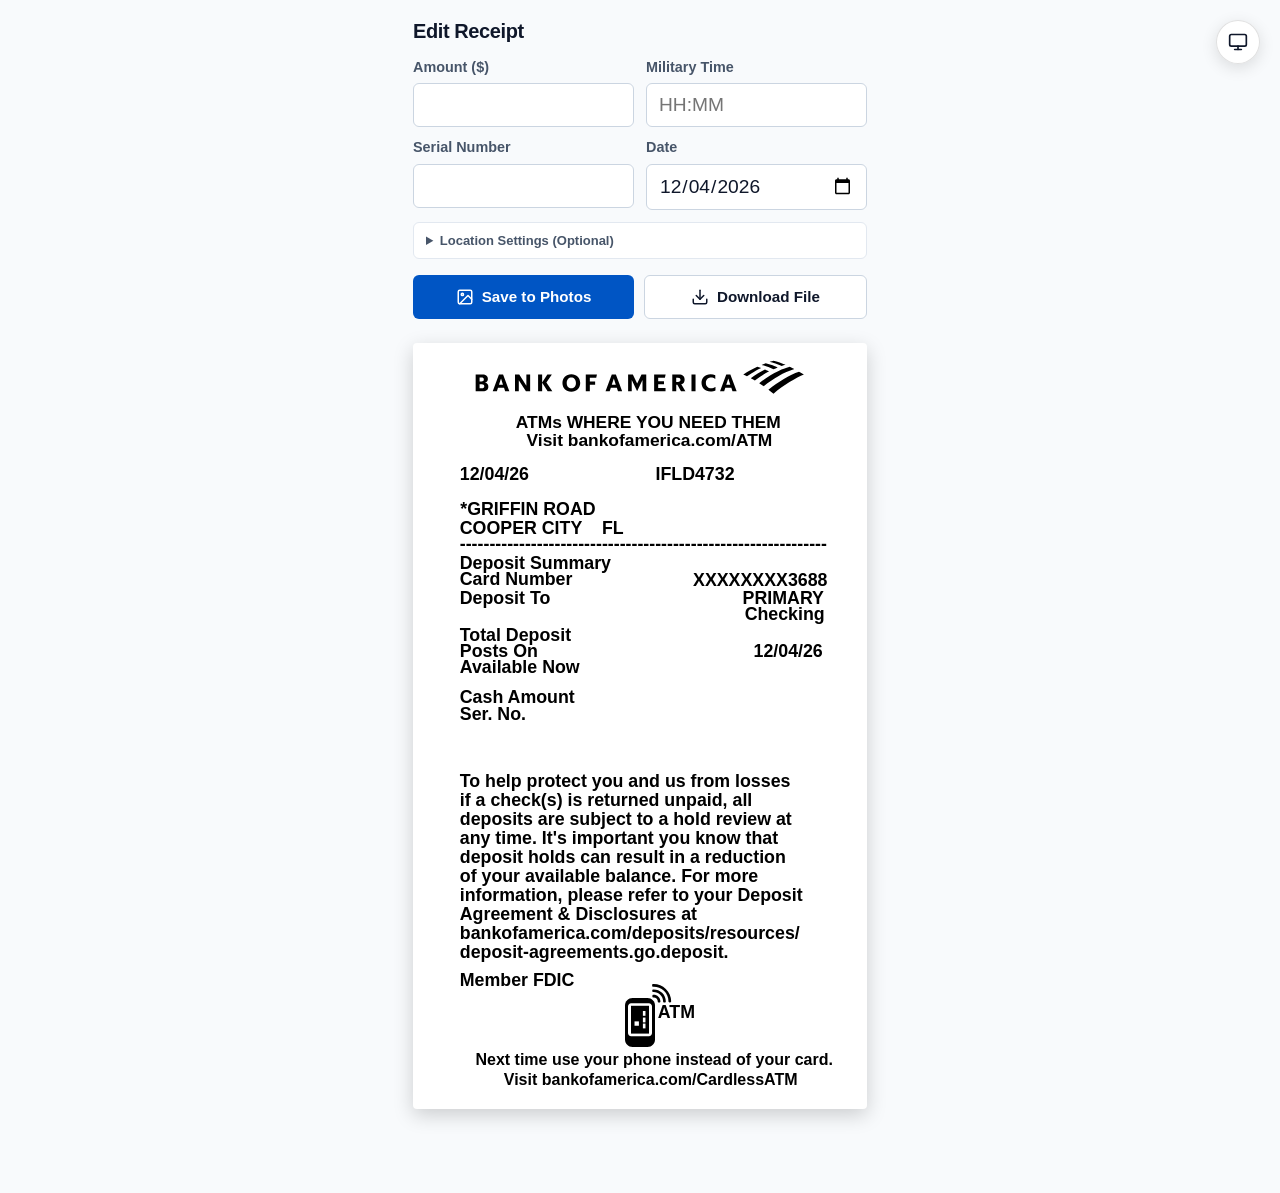
<file: boa-old.html>
<!DOCTYPE html>
<html lang="en">

<head>
    <meta charset="UTF-8">
    <meta name="viewport" content="width=device-width, initial-scale=1.0">
    <title>Receipt Generator</title>
    <meta name="apple-mobile-web-app-capable" content="yes">
    <meta name="apple-mobile-web-app-status-bar-style" content="black-translucent">
    <link rel="manifest" href="manifest.json">
    <link rel="apple-touch-icon" href="img/icon-192.png">
    <!-- Centralized Theme Manager & Floating Drop-up Switcher -->
    <script src="js/theme.js"></script>
    <style>
        * {
            box-sizing: border-box;
        }

        :root {
            --bg-body: #f8fafc;
            --text-primary: #0f172a;
            --text-secondary: #475569;
            --card-bg: #ffffff;
            --input-bg: #ffffff;
            --input-border: #cbd5e1;
            --input-text: #0f172a;
            --accordion-border: #e2e8f0;
            --accordion-content-bg: #f8fafc;
            --accordion-content-border: #f1f5f9;
            --btn-primary: #0055c4;
            --btn-primary-hover: #003a8c;
            --btn-primary-active: #002d6e;
            --floating-bg: rgba(255, 255, 255, 0.88);
            --floating-border: rgba(148, 163, 184, 0.28);
            --floating-shadow: 0 8px 24px rgba(0, 0, 0, 0.08), 0 2px 6px rgba(0, 0, 0, 0.04);
            --pill-active-bg: #0f172a;
            --pill-active-text: #ffffff;
            --pill-inactive-text: #64748b;
            color-scheme: light;
        }

        [data-theme="dark"] {
            --bg-body: #090d16;
            --text-primary: #f8fafc;
            --text-secondary: #94a3b8;
            --card-bg: #131a29;
            --input-bg: #182236;
            --input-border: #2b3952;
            --input-text: #f8fafc;
            --accordion-border: #243048;
            --accordion-content-bg: #101623;
            --accordion-content-border: #1d283d;
            --btn-primary: #2563eb;
            --btn-primary-hover: #1d4ed8;
            --btn-primary-active: #1e40af;
            --floating-bg: rgba(19, 26, 41, 0.88);
            --floating-border: rgba(255, 255, 255, 0.12);
            --floating-shadow: 0 12px 36px rgba(0, 0, 0, 0.55), 0 2px 8px rgba(0, 0, 0, 0.3);
            --pill-active-bg: #38bdf8;
            --pill-active-text: #090d16;
            --pill-inactive-text: #94a3b8;
            color-scheme: dark;
        }

        body {
            display: flex;
            flex-direction: column;
            align-items: center;
            font-family: -apple-system, BlinkMacSystemFont, "Segoe UI", Roboto, Helvetica, Arial, sans-serif;
            padding: 20px 16px 84px;
            background-color: var(--bg-body);
            color: var(--text-primary);
            margin: 0;
            min-height: 100vh;
            transition: background-color 0.2s ease, color 0.2s ease;
        }

        .controls {
            width: 100%;
            max-width: 454px;
            display: flex;
            flex-direction: column;
            gap: 12px;
            margin-bottom: 24px;
        }

        .controls h2 {
            margin: 0 0 4px 0;
            font-size: 20px;
            font-weight: 700;
            color: var(--text-primary);
            letter-spacing: -0.02em;
        }

        .row {
            display: flex;
            gap: 12px;
            width: 100%;
        }

        .field {
            flex: 1;
            display: flex;
            flex-direction: column;
            gap: 4px;
            min-width: 0;
        }

        label {
            font-weight: 600;
            font-size: .9rem;
            color: var(--text-secondary);
            margin-bottom: .275rem;
        }

        input {
            width: 100%;
            padding: 10px 12px;
            border: 1px solid var(--input-border);
            border-radius: 6px;
            font-size: 1.2rem;
            font-family: inherit;
            background: var(--input-bg);
            color: var(--input-text);
            -webkit-appearance: none;
            appearance: none;
            transition: background-color 0.2s ease, border-color 0.2s ease, color 0.2s ease;
        }

        input:focus {
            outline: none;
            border-color: #0055c4;
            box-shadow: 0 0 0 3px rgba(0, 85, 196, 0.15);
        }

        details {
            border: 1px solid var(--accordion-border);
            border-radius: 6px;
            background: var(--card-bg);
            overflow: hidden;
            transition: background-color 0.2s ease, border-color 0.2s ease;
        }

        summary {
            padding: 10px 12px;
            font-weight: 600;
            font-size: 13px;
            color: var(--text-secondary);
            cursor: pointer;
            user-select: none;
        }

        summary:hover {
            color: var(--btn-primary);
        }

        .accordion-content {
            padding: 12px;
            display: flex;
            flex-direction: column;
            gap: 12px;
            border-top: 1px solid var(--accordion-content-border);
            background: var(--accordion-content-bg);
            transition: background-color 0.2s ease;
        }

        .btn-group {
            display: flex;
            gap: 10px;
            margin-top: 4px;
        }

        .save-btn {
            flex: 1;
            display: inline-flex;
            align-items: center;
            justify-content: center;
            gap: 8px;
            background-color: var(--btn-primary);
            color: white;
            border: none;
            padding: 12px 8px;
            font-weight: 600;
            font-size: 0.95rem;
            border-radius: 6px;
            cursor: pointer;
            font-family: inherit;
            transition: background-color 0.15s ease, transform 0.1s ease;
            white-space: nowrap;
        }

        .save-btn:hover {
            background-color: var(--btn-primary-hover);
        }

        .save-btn:active {
            background-color: var(--btn-primary-active);
            transform: scale(0.98);
        }

        .save-btn-secondary {
            background-color: var(--card-bg);
            color: var(--text-primary);
            border: 1.5px solid var(--input-border);
        }

        .save-btn-secondary:hover {
            background-color: var(--accordion-content-bg);
            border-color: var(--text-secondary);
        }

        .save-btn-secondary:active {
            background-color: var(--input-bg);
            transform: scale(0.98);
        }

        @media (max-width: 350px) {
            .btn-group {
                flex-direction: column;
            }
        }

        .preview {
            width: 100%;
            max-width: 454px;
            display: flex;
            justify-content: center;
        }

        #receipt-svg {
            width: 100%;
            height: auto;
            max-width: 454px;
            box-shadow: 0 6px 20px rgba(0, 0, 0, 0.18);
            background: white;
            border-radius: 4px;
            display: block;
            transition: filter 0.2s ease, box-shadow 0.2s ease;
        }

        [data-theme="dark"] #receipt-svg {
            filter: invert(0.92) hue-rotate(180deg) brightness(0.95);
            box-shadow: 0 8px 30px rgba(0, 0, 0, 0.6);
        }
    </style>
</head>

<body>

    <!-- 1. THE WEB FORM -->
    <div class="controls">
        <h2>Edit Receipt</h2>

        <div class="row">
            <div class="field">
                <label>Amount ($)</label>
                <input type="text" id="inputAmount" inputmode="decimal" oninput="updateReceipt()"
                    onblur="formatAmountInput()" onchange="formatAmountInput()">
            </div>
            <div class="field">
                <label>Military Time</label>
                <input type="text" id="inputTime" inputmode="numeric" maxlength="5" placeholder="HH:MM"
                    oninput="handleTimeInput()" onblur="formatTimeInput()" onchange="formatTimeInput()">
            </div>
        </div>

        <div class="row">
            <div class="field">
                <label>Serial Number</label>
                <input type="text" id="inputSerial" inputmode="decimal" maxlength="4" oninput="handleSerialInput()">
            </div>
            <div class="field">
                <label>Date</label>
                <input type="date" id="inputDate" oninput="updateReceipt()" onchange="updateReceipt()">
            </div>
        </div>

        <details>
            <summary>Location Settings (Optional)</summary>
            <div class="accordion-content">
                <div class="field">
                    <label>Street Address</label>
                    <input type="text" id="inputStreet" value="*GRIFFIN ROAD" oninput="updateReceipt()">
                </div>
                <div class="field">
                    <label>City</label>
                    <input type="text" id="inputCity" value="COOPER CITY" oninput="updateReceipt()">
                </div>
                <div class="field">
                    <label>Location ID</label>
                    <input type="text" id="inputLocId" value="IFLD4732" oninput="updateReceipt()">
                </div>
            </div>
        </details>

        <div class="btn-group">
            <button type="button" class="save-btn" onclick="saveToPhotos()">
                <svg width="18" height="18" viewBox="0 0 24 24" fill="none" stroke="currentColor" stroke-width="2" stroke-linecap="round" stroke-linejoin="round"><rect x="3" y="3" width="18" height="18" rx="2" ry="2"/><circle cx="8.5" cy="8.5" r="1.5"/><polyline points="21 15 16 10 5 21"/></svg>
                Save to Photos
            </button>
            <button type="button" class="save-btn save-btn-secondary" onclick="downloadImageFile()">
                <svg width="18" height="18" viewBox="0 0 24 24" fill="none" stroke="currentColor" stroke-width="2" stroke-linecap="round" stroke-linejoin="round"><path d="M21 15v4a2 2 0 0 1-2 2H5a2 2 0 0 1-2-2v-4"/><polyline points="7 10 12 15 17 10"/><line x1="12" y1="15" x2="12" y2="3"/></svg>
                Download File
            </button>
        </div>
    </div>

    <!-- 2. YOUR RAW SVG -->
    <div class="preview" id="svg-container">
        <!-- I changed width/height to 454x766 to ensure it downloads at the exact right resolution -->
        <svg id="receipt-svg" width="454" height="766" viewBox="0 0 454 766" version="1.1"
            xmlns="http://www.w3.org/2000/svg" xmlns:xlink="http://www.w3.org/1999/xlink" xml:space="preserve"
            style="fill-rule:evenodd;clip-rule:evenodd;stroke-linejoin:round;stroke-miterlimit:2;">
            <g transform="matrix(1,0,0,1,-308,-2)">
                <g transform="matrix(0.969179,0.928567,-0.928567,0.969179,553.888613,635.693071)">
                    <path
                        d="M0.676,6.941C3.12,4.419 6.488,2.995 10,3C13.657,3 16.963,4.511 19.324,6.941C19.608,7.233 19.604,7.706 19.316,7.994L18.963,8.348C18.822,8.489 18.631,8.568 18.432,8.568C18.23,8.568 18.035,8.486 17.894,8.34C15.894,6.28 13.097,5 10,5C6.903,5 4.106,6.28 2.106,8.34C1.965,8.486 1.77,8.568 1.568,8.568C1.369,8.568 1.178,8.489 1.037,8.348L0.684,7.994C0.396,7.706 0.392,7.233 0.676,6.941M3.501,9.774C5.196,8.001 7.547,6.998 10,7C12.453,6.998 14.804,8.001 16.499,9.774C16.779,10.067 16.774,10.536 16.488,10.823L16.134,11.177C15.993,11.317 15.803,11.396 15.604,11.396C15.399,11.396 15.203,11.313 15.062,11.165C13.743,9.781 11.912,8.998 10,9C8.01,9 6.214,9.83 4.939,11.165C4.798,11.313 4.601,11.397 4.397,11.397C4.198,11.397 4.007,11.318 3.866,11.177L3.512,10.823C3.225,10.536 3.221,10.065 3.502,9.773M6.322,12.613C7.268,11.585 8.603,11 10,11C11.456,11 12.767,11.623 13.68,12.614C13.951,12.908 13.941,13.37 13.658,13.653L13.304,14.007C13.163,14.147 12.973,14.226 12.774,14.226C12.563,14.226 12.361,14.137 12.219,13.981C11.651,13.356 10.844,13 10,13C9.12,13 8.33,13.377 7.78,13.981C7.638,14.137 7.437,14.226 7.226,14.226C7.027,14.226 6.837,14.147 6.696,14.007L6.342,13.653C6.059,13.37 6.05,12.908 6.321,12.614" />
                </g>
                <path
                    d="M542.5,657C546.639,657 550,660.361 550,664.5L550,698.5C550,702.639 546.639,706 542.5,706L527.5,706C523.361,706 520,702.639 520,698.5L520,664.5C520,660.361 523.361,657 527.5,657L542.5,657Z" />
                <g transform="matrix(0.8,0,0,0.673469,107,219.719639)">
                    <path
                        d="M546.102,657C548.253,657 550,659.075 550,661.631L550,701.369C550,703.925 548.253,706 546.102,706L523.898,706C521.747,706 520,703.925 520,701.369L520,661.631C520,659.075 521.747,657 523.898,657L546.102,657Z"
                        style="fill:white;" />
                </g>
                <g transform="matrix(1,0,0,1,-160,2.594514)">
                    <rect x="686" y="662.189" width="18" height="27.811" />
                </g>
                <g transform="matrix(0.333333,0,0,0.316816,335.368695,456.358314)">
                    <rect x="686" y="662.189" width="18" height="27.811" style="fill:white;" />
                </g>
                <g transform="matrix(0.143812,0,0,0.172988,439.236665,555.444805)">
                    <rect x="686" y="662.189" width="18" height="27.811" style="fill:white;" />
                </g>
                <g transform="matrix(0.143812,0,0,0.172988,439.236665,562.024222)">
                    <rect x="686" y="662.189" width="18" height="27.811" style="fill:white;" />
                </g>
                <g transform="matrix(0.143812,0,0,0.172988,439.236665,568.020374)">
                    <rect x="686" y="662.189" width="18" height="27.811" style="fill:white;" />
                </g>
                <g transform="matrix(1,0,0,1,-161.480028,7.806729)">
                    <rect x="691" y="672.579" width="4.37" height="4.37" style="fill:white;" />
                </g>
            </g>
            <g id="LocationStreet" transform="matrix(1,0,0,1,5.279605,16.430921)">
                <text x="42px" y="155.742px"
                    style="font-family:'Arial-BoldMT', 'Arial', sans-serif;font-weight:700;font-size:17.8px;">*GRIFFIN
                    ROAD</text>
            </g>
            <g id="LocationCity" transform="matrix(1,0,0,1,4.777255,35.430921)">
                <text x="42px" y="155.742px"
                    style="font-family:'Arial-BoldMT', 'Arial', sans-serif;font-weight:700;font-size:17.8px;">
                    <tspan id="CityName">COOPER CITY</tspan>
                    <tspan dx="15px">FL</tspan>
                </text>
            </g>
            <g transform="matrix(1,0,0,1,4.777255,69.896142)">
                <text x="42px" y="155.742px"
                    style="font-family:'Arial-BoldMT', 'Arial', sans-serif;font-weight:700;font-size:17.8px;">Deposit
                    Summary</text>
            </g>
            <g transform="matrix(1,0,0,1,4.777255,51.430921)">
                <text x="42px" y="155.742px"
                    style="font-family:'Arial-BoldMT', 'Arial', sans-serif;font-weight:700;font-size:17.8px;">--------------------------------------------------------------</text>
            </g>
            <g transform="matrix(1,0,0,1,4.777255,85.896142)">
                <text x="42px" y="155.742px"
                    style="font-family:'Arial-BoldMT', 'Arial', sans-serif;font-weight:700;font-size:17.8px;">Card
                    Number</text>
            </g>
            <g transform="matrix(1,0,0,1,197.766052,86.896142)">
                <text x="82.254px" y="155.742px"
                    style="font-family:'Arial-BoldMT', 'Arial', sans-serif;font-weight:700;font-size:17.8px;">XXXXXXXX3688</text>
            </g>
            <g transform="matrix(1,0,0,1,197.766052,104.896142)">
                <text x="131.851px" y="155.742px"
                    style="font-family:'Arial-BoldMT', 'Arial', sans-serif;font-weight:700;font-size:17.8px;">PRIMARY</text>
            </g>
            <g transform="matrix(1,0,0,1,197.766052,120.896142)">
                <text x="133.867px" y="155.742px"
                    style="font-family:'Arial-BoldMT', 'Arial', sans-serif;font-weight:700;font-size:17.8px;">Checking</text>
            </g>

            <!-- DYNAMIC TARGETS (Amount, Date, Time, Serial) -->
            <g id="Amount" transform="matrix(1,0,0,1,197.766052,142)">
                <text x="212px" y="155.742px" text-anchor="end"
                    style="font-family:'Arial-BoldMT', 'Arial', sans-serif;font-weight:700;font-size:17.8px;text-anchor:end;"></text>
            </g>
            <g id="Date" transform="matrix(1,0,0,1,197.766052,158)">
                <text x="212px" y="155.742px" text-anchor="end"
                    style="font-family:'Arial-BoldMT', 'Arial', sans-serif;font-weight:700;font-size:17.8px;text-anchor:end;">09/25/26</text>
            </g>
            <g id="Amount1" transform="matrix(1,0,0,1,197.766052,174)">
                <text x="212px" y="155.742px" text-anchor="end"
                    style="font-family:'Arial-BoldMT', 'Arial', sans-serif;font-weight:700;font-size:17.8px;text-anchor:end;"></text>
            </g>
            <g id="Amount2" transform="matrix(1,0,0,1,197.766052,204)">
                <text x="212px" y="155.742px" text-anchor="end"
                    style="font-family:'Arial-BoldMT', 'Arial', sans-serif;font-weight:700;font-size:17.8px;text-anchor:end;"></text>
            </g>
            <g id="Date1" transform="matrix(1,0,0,1,4.777255,-18.382988)">
                <text x="42px" y="155.742px"
                    style="font-family:'Arial-BoldMT', 'Arial', sans-serif;font-weight:700;font-size:17.8px;">09/25/26</text>
            </g>
            <g id="TimeMilitary" transform="matrix(1,0,0,1,103.777255,-18.382988)">
                <text x="42px" y="155.742px"
                    style="font-family:'Arial-BoldMT', 'Arial', sans-serif;font-weight:700;font-size:17.8px;"></text>
            </g>
            <g id="SerialNumber" transform="matrix(1,0,0,1,75,221.677165)">
                <text x="42px" y="155.742px"
                    style="font-family:'Arial-BoldMT', 'Arial', sans-serif;font-weight:700;font-size:17.8px;"></text>
            </g>
            <!-- END DYNAMIC TARGETS -->

            <g transform="matrix(1,0,0,1,4.777255,105.34022)">
                <text x="42px" y="155.742px"
                    style="font-family:'Arial-BoldMT', 'Arial', sans-serif;font-weight:700;font-size:17.8px;">Deposit
                    To</text>
            </g>
            <g transform="matrix(1,0,0,1,4.777255,142.238244)">
                <text x="42px" y="155.742px"
                    style="font-family:'Arial-BoldMT', 'Arial', sans-serif;font-weight:700;font-size:17.8px;">Total
                    Deposit</text>
            </g>
            <g transform="matrix(1,0,0,1,4.777255,158.238244)">
                <text x="42px" y="155.742px"
                    style="font-family:'Arial-BoldMT', 'Arial', sans-serif;font-weight:700;font-size:17.8px;">Posts
                    On</text>
            </g>
            <g transform="matrix(1,0,0,1,4.777255,174.238244)">
                <text x="42px" y="155.742px"
                    style="font-family:'Arial-BoldMT', 'Arial', sans-serif;font-weight:700;font-size:17.8px;">Available
                    Now</text>
            </g>
            <g transform="matrix(1,0,0,1,4.777255,204)">
                <text x="42px" y="155.742px"
                    style="font-family:'Arial-BoldMT', 'Arial', sans-serif;font-weight:700;font-size:17.8px;">Cash
                    Amount</text>
            </g>
            <g transform="matrix(1,0,0,1,4.777255,221.677165)">
                <text x="42px" y="155.742px"
                    style="font-family:'Arial-BoldMT', 'Arial', sans-serif;font-weight:700;font-size:17.8px;">Ser.
                    No.</text>
            </g>
            <g transform="matrix(1,0,0,1,4.777255,288.432802)">
                <text x="42px" y="155.742px"
                    style="font-family:'Arial-BoldMT', 'Arial', sans-serif;font-weight:700;font-size:17.8px;">To help
                    protect you and us from losses</text>
            </g>
            <g transform="matrix(1,0,0,1,4.777255,307.401891)">
                <text x="42px" y="155.742px"
                    style="font-family:'Arial-BoldMT', 'Arial', sans-serif;font-weight:700;font-size:17.8px;">if a
                    check(s) is returned unpaid, all</text>
            </g>
            <g transform="matrix(1,0,0,1,4.777255,326.370979)">
                <text x="42px" y="155.742px"
                    style="font-family:'Arial-BoldMT', 'Arial', sans-serif;font-weight:700;font-size:17.8px;">deposits
                    are subject to a hold review at</text>
            </g>
            <g transform="matrix(1,0,0,1,4.777255,345.340067)">
                <text x="42px" y="155.742px"
                    style="font-family:'Arial-BoldMT', 'Arial', sans-serif;font-weight:700;font-size:17.8px;">any time.
                    It's important you know that</text>
            </g>
            <g transform="matrix(1,0,0,1,4.777255,364.309155)">
                <text x="42px" y="155.742px"
                    style="font-family:'Arial-BoldMT', 'Arial', sans-serif;font-weight:700;font-size:17.8px;">deposit
                    holds can result in a reduction</text>
            </g>
            <g transform="matrix(1,0,0,1,4.777255,383.278243)">
                <text x="42px" y="155.742px"
                    style="font-family:'Arial-BoldMT', 'Arial', sans-serif;font-weight:700;font-size:17.8px;">of your
                    available balance. For more</text>
            </g>
            <g transform="matrix(1,0,0,1,4.777255,402.247332)">
                <text x="42px" y="155.742px"
                    style="font-family:'Arial-BoldMT', 'Arial', sans-serif;font-weight:700;font-size:17.8px;">information,
                    please refer to your Deposit</text>
            </g>
            <g transform="matrix(1,0,0,1,4.777255,421.21642)">
                <text x="42px" y="155.742px"
                    style="font-family:'Arial-BoldMT', 'Arial', sans-serif;font-weight:700;font-size:17.8px;">Agreement
                    &amp; Disclosures at</text>
            </g>
            <g transform="matrix(1,0,0,1,4.777255,440.185508)">
                <text x="42px" y="155.742px"
                    style="font-family:'Arial-BoldMT', 'Arial', sans-serif;font-weight:700;font-size:17.8px;">bankofamerica.com/deposits/resources/</text>
            </g>
            <g transform="matrix(1,0,0,1,4.777255,459.154596)">
                <text x="42px" y="155.742px"
                    style="font-family:'Arial-BoldMT', 'Arial', sans-serif;font-weight:700;font-size:17.8px;">deposit-agreements.go.deposit.</text>
            </g>
            <g transform="matrix(1,0,0,1,4.777255,487.175272)">
                <text x="42px" y="155.742px"
                    style="font-family:'Arial-BoldMT', 'Arial', sans-serif;font-weight:700;font-size:17.8px;">Member
                    FDIC</text>
            </g>
            <g transform="matrix(1,0,0,1,202.777255,519.15067)">
                <text x="42px" y="155.742px"
                    style="font-family:'Arial-BoldMT', 'Arial', sans-serif;font-weight:700;font-size:17.8px;">ATM</text>
            </g>
            <g transform="matrix(1,0,0,1,4.777255,567.632505)">
                <text x="57.691px" y="154.453px"
                    style="font-family:'Arial-BoldMT', 'Arial', sans-serif;font-weight:700;font-size:16px;">Next time
                    use your phone instead of your card.</text>
            </g>
            <g transform="matrix(1,0,0,1,4.777255,587.233538)">
                <text x="86.007px" y="154.453px"
                    style="font-family:'Arial-BoldMT', 'Arial', sans-serif;font-weight:700;font-size:16px;">Visit
                    bankofamerica.com/CardlessATM</text>
            </g>
            <g id="LocationId" transform="matrix(1,0,0,1,200.474614,-18.382988)">
                <text x="42px" y="155.742px"
                    style="font-family:'Arial-BoldMT', 'Arial', sans-serif;font-weight:700;font-size:17.8px;">IFLD4732</text>
            </g>
            <g transform="matrix(1,0,0,1,4.777255,-70.10867)">
                <text x="97.996px" y="155.455px"
                    style="font-family:'Arial-BoldMT', 'Arial', sans-serif;font-weight:700;font-size:17.4px;">ATMs WHERE
                    YOU NEED THEM</text>
            </g>
            <g transform="matrix(0.227989,0,0,0.227989,226.771654,34.398515)">
                <g transform="matrix(1,0,0,1,-720,-73)">
                    <g transform="matrix(2,0,0,2,0,0)">
                        <path
                            d="M653.3,72.1C674.3,54.1 703.8,36.6 720,30.3C717.5,28.7 713.6,26.4 709.2,23.9C688.3,30.8 663.9,46.1 642.1,63.4C645.8,66.2 649.7,69.1 653.3,72.1Z"
                            style="fill-rule:nonzero;" />
                        <path
                            d="M643.7,23.2C640.6,21.7 637.2,20.3 634.6,19.1C626.7,23 616.4,28.9 603.4,38.2C606.2,39.7 609.2,41.5 612.4,43.3C622.4,35.9 632.5,28.9 643.7,23.2Z"
                            style="fill-rule:nonzero;" />
                        <path
                            d="M662.4,14.6C658.6,12.5 645.4,7.6 636.3,5.5C633.6,6.5 629.8,8 627.2,9.1C630.5,10 642.8,13.3 653.3,18.6C656,17.3 659.8,15.7 662.4,14.6Z"
                            style="fill-rule:nonzero;" />
                        <path
                            d="M617.7,13.3C606,18.7 593.7,26.1 587,30.4C589.4,31.5 591.8,32.4 595.1,34C609.9,24 621.5,17.9 626.1,15.9C622.8,14.7 619.7,13.9 617.7,13.3Z"
                            style="fill-rule:nonzero;" />
                        <path
                            d="M671.2,11.5C673.9,10.6 677,9.8 679.7,9C671.9,5.7 662.1,2.2 653.3,0C651.9,0.4 647.7,1.5 644.8,2.4C647.8,3.3 657.7,5.6 671.2,11.5ZM621.9,49.1C625.1,51 628.5,53.6 631.8,55.8C653.7,38.8 675.3,25.7 699,18.3C695.7,16.6 692.8,15.1 689.1,13.3C674.9,16.9 650.6,26.6 621.9,49.1Z"
                            style="fill-rule:nonzero;" />
                        <path
                            d="M0,66.9L16,66.9C24.1,66.9 27.9,62.7 27.9,56.8C27.9,52 25.4,48.8 20.2,47.8C24.8,46.7 26.9,43.9 26.9,39.8C26.9,34.6 23.1,30.4 15,30.4L0.1,30.4L0.1,66.9L0,66.9ZM13.9,51.4C16.9,51.4 19,52.9 19,55.9C19,59.1 17,60.4 13.9,60.4L8.7,60.4L8.7,51.3L13.9,51.3L13.9,51.4ZM12.9,36.8C15.9,36.8 18,38.1 18,41.1C18,44.1 16,45.4 12.9,45.4L8.7,45.4L8.7,36.8L12.9,36.8ZM60.2,30.3L51.2,30.3L37.5,66.9L46.6,66.9L49.1,59.3L62.3,59.3L64.8,66.9L74,66.9L60.2,30.3ZM55.7,39.1L60,52.6L51.2,52.6L55.7,39.1ZM119.6,30.3L111.3,30.3L111.3,54.8L95.7,30.3L86.4,30.3L86.4,66.9L94.7,66.9L94.7,42.5L110.3,66.9L119.6,66.9L119.6,30.3ZM157.9,66.9L145.9,48.3L145.9,66.9L137,66.9L137,30.3L145.9,30.3L145.9,47.9L157.3,30.3L167.2,30.3L155.2,47.9L168.3,66.9L157.9,66.9ZM199.8,48.6C199.8,55.9 204.2,60.4 209.9,60.4C215.6,60.4 220,55.9 220,48.6C220,41.3 215.6,36.8 209.9,36.8C204.2,36.8 199.8,41.3 199.8,48.6ZM190.4,48.6C190.5,37.9 198,29.5 209.9,29.5C221.8,29.5 229.3,37.9 229.4,48.6C229.3,59.3 221.8,67.7 209.9,67.7C198,67.7 190.5,59.3 190.4,48.6ZM241.6,66.9L250.5,66.9L250.5,52.5L262.1,52.5L262.1,45.5L250.5,45.5L250.5,37.3L264.5,37.3L266.1,30.3L241.6,30.3L241.6,66.9ZM307.6,30.3L298.6,30.3L284.9,66.9L294,66.9L296.5,59.3L309.7,59.3L312.2,66.9L321.4,66.9L307.6,30.3ZM303.1,39.1L307.4,52.6L298.6,52.6L303.1,39.1ZM374.2,30.3L363.8,30.3L354.3,50.1L344.8,30.3L334.4,30.3L334.4,66.9L342.4,66.9L342.4,42.4L354.2,66.9L366,42.4L366,66.9L374.3,66.9L374.2,30.3ZM391.5,66.9L416.5,66.9L416.5,59.9L400.4,59.9L400.4,51.7L413.1,51.7L413.1,44.9L400.4,44.9L400.4,37.3L415.1,37.3L416.7,30.3L391.5,30.3L391.5,66.9ZM450.4,66.9L460.1,66.9L451,51.4C456,50 458.4,46.5 458.4,41.4C458.4,34.8 454.4,30.4 445.4,30.4L431.3,30.4L431.3,67L440,67L440,52.6L442.4,52.6L450.4,66.9ZM443.7,37.1C447.4,37.1 449.3,38.7 449.3,41.8C449.3,44.9 447.4,46.5 443.7,46.5L439.9,46.5L439.9,37.1L443.7,37.1ZM473.4,66.9L482.3,66.9L482.3,30.4L473.4,30.4L473.4,66.9ZM526.1,57.1C522.7,59.5 519.7,60.3 516.6,60.3C509.8,60.3 505,55.6 505,48.6C505,41.6 509.7,36.9 516.3,36.9C519.3,36.9 522.3,37.7 525.6,40.1L525.6,31.8C522.6,30.1 519.1,29.4 515.2,29.4C503.1,29.4 495.5,37.8 495.4,48.5C495.5,59.3 502.9,67.6 515.2,67.6C519.3,67.6 522.8,66.9 526,65.2L526,57.1L526.1,57.1ZM558.7,30.3L549.7,30.3L536,66.9L545.1,66.9L547.6,59.3L560.8,59.3L563.3,66.9L572.5,66.9L558.7,30.3ZM554.2,39.1L558.5,52.6L549.7,52.6L554.2,39.1Z"
                            style="fill-rule:nonzero;" />
                    </g>
                </g>
            </g>
            <g transform="matrix(1,0,0,1,4.777255,-52.05416)">
                <text x="108.757px" y="155.455px"
                    style="font-family:'Arial-BoldMT', 'Arial', sans-serif;font-weight:700;font-size:17.4px;">Visit
                    bankofamerica.com/ATM</text>
            </g>
        </svg>
    </div>

    <!-- 3. THE SCRIPT TO LINK THE FORM, SVG, AND IMAGE DOWNLOADER -->
    <script>
        // Formats a value for SVG display with a dollar sign and 2 decimals ($5.00)
        function formatReceiptAmount(val) {
            if (!val || !val.trim()) return '';
            const cleaned = String(val).replace(/[^0-9.]/g, '');
            if (!cleaned) return '';
            const num = parseFloat(cleaned);
            if (isNaN(num)) return '';
            return `$${num.toFixed(2)}`;
        }

        // Formats a date from YYYY-MM-DD to MM/DD/YY (e.g. 04/29/26 or 12/29/25)
        function formatReceiptDate(val) {
            if (!val) return '';
            if (/^\d{4}-\d{2}-\d{2}$/.test(val)) {
                const parts = val.split('-');
                const y = parts[0].slice(-2);
                const m = parts[1];
                const d = parts[2];
                return `${m}/${d}/${y}`;
            }
            return val;
        }

        // Formats the input field itself into 2 decimal format (e.g. 5 -> 5.00, 13 -> 13.00)
        function formatAmountInput() {
            const input = document.getElementById('inputAmount');
            if (!input || !input.value.trim()) return;
            const cleaned = input.value.replace(/[^0-9.]/g, '');
            if (cleaned === '') return;
            const num = parseFloat(cleaned);
            if (!isNaN(num)) {
                input.value = num.toFixed(2);
            }
            updateReceipt();
        }

        // Restricts Serial Number to digits and at most 4 characters while typing
        function handleSerialInput() {
            const input = document.getElementById('inputSerial');
            if (!input) return;
            input.value = input.value.replace(/\D/g, '').slice(0, 4);
            updateReceipt();
        }

        // Auto-formats Military Time with a colon as numbers are typed on the numeric keypad
        function handleTimeInput() {
            const input = document.getElementById('inputTime');
            if (!input) return;
            const digits = input.value.replace(/\D/g, '').slice(0, 4);
            if (digits.length >= 3) {
                input.value = `${digits.slice(0, 2)}:${digits.slice(2)}`;
            } else {
                input.value = digits;
            }
            updateReceipt();
        }

        // Ensures time is properly formatted (e.g. 945 -> 09:45) on blur
        function formatTimeInput() {
            const input = document.getElementById('inputTime');
            if (!input || !input.value.trim()) return;
            let digits = input.value.replace(/\D/g, '').slice(0, 4);
            if (digits.length === 3) {
                digits = '0' + digits;
            } else if (digits.length === 1 || digits.length === 2) {
                digits = digits.padStart(2, '0') + '00';
            }
            if (digits.length === 4) {
                input.value = `${digits.slice(0, 2)}:${digits.slice(2)}`;
            }
            updateReceipt();
        }

        // Update the SVG immediately when typing
        function updateReceipt() {
            const rawAmt = document.getElementById('inputAmount').value;
            const amt = formatReceiptAmount(rawAmt);
            const rawDate = document.getElementById('inputDate').value;
            const date = formatReceiptDate(rawDate);
            const time = document.getElementById('inputTime').value;
            const serial = document.getElementById('inputSerial').value;

            // Helper function to safely target text inside specific SVG groups
            const updateText = (id, val) => {
                const el = document.querySelector(`#${id} text`);
                if (el) el.textContent = val;
            };

            // Updates the amount in all 3 places automatically
            updateText('Amount', amt);
            updateText('Amount1', amt);
            updateText('Amount2', amt);

            // Updates both Date locations automatically
            updateText('Date', date);
            updateText('Date1', date);

            // Updates time and serial number
            updateText('TimeMilitary', time);
            updateText('SerialNumber', serial);

            // Updates location fields
            const streetEl = document.querySelector('#LocationStreet text');
            const inputStreet = document.getElementById('inputStreet');
            if (streetEl && inputStreet) {
                const rawStreet = inputStreet.value.trim();
                streetEl.textContent = rawStreet ? (rawStreet.startsWith('*') ? rawStreet.toUpperCase() : `*${rawStreet.toUpperCase()}`) : '';
            }

            const cityEl = document.getElementById('CityName');
            const inputCity = document.getElementById('inputCity');
            if (cityEl && inputCity) {
                cityEl.textContent = inputCity.value.trim().toUpperCase();
            }

            const locIdEl = document.querySelector('#LocationId text');
            const inputLocId = document.getElementById('inputLocId');
            if (locIdEl && inputLocId) {
                locIdEl.textContent = inputLocId.value.trim().toUpperCase();
            }
        }

        // Generates dynamic filename based on Date and Amount (e.g. Receipt_2026-10-27_$150.00.png)
        function getReceiptFilename() {
            const rawDate = document.getElementById('inputDate')?.value?.trim() || '';
            const rawAmt = document.getElementById('inputAmount')?.value?.trim() || '';

            const datePart = rawDate || new Date().toISOString().slice(0, 10);
            const cleanAmt = rawAmt.replace(/[^0-9.]/g, '');
            let amtPart = '';
            if (cleanAmt && !isNaN(parseFloat(cleanAmt))) {
                amtPart = `_$${parseFloat(cleanAmt).toFixed(2)}`;
            }

            return `Receipt_${datePart}${amtPart}.png`;
        }

        // Helper to render current SVG into PNG canvas blob
        function renderReceiptBlob(callback) {
            formatAmountInput();
            formatTimeInput();

            const svg = document.getElementById('receipt-svg');
            const svgData = new XMLSerializer().serializeToString(svg);

            const canvas = document.createElement('canvas');
            const ctx = canvas.getContext('2d');
            const img = new Image();

            canvas.width = 454;
            canvas.height = 766;

            img.onload = function () {
                ctx.fillStyle = "white";
                ctx.fillRect(0, 0, canvas.width, canvas.height);
                ctx.drawImage(img, 0, 0, canvas.width, canvas.height);

                canvas.toBlob((blob) => {
                    if (blob) callback(blob);
                }, 'image/png');
            };

            img.src = 'data:image/svg+xml;base64,' + btoa(unescape(encodeURIComponent(svgData)));
        }

        // Direct browser file download helper
        function triggerFileDownload(blob, filename) {
            const url = URL.createObjectURL(blob);
            const downloadLink = document.createElement('a');
            downloadLink.download = filename;
            downloadLink.href = url;
            downloadLink.click();
            setTimeout(() => URL.revokeObjectURL(url), 1500);
        }

        // Save to Photos (invokes mobile Share Sheet with "Save Image" capability)
        function saveToPhotos() {
            renderReceiptBlob(async (blob) => {
                const filename = getReceiptFilename();
                const file = new File([blob], filename, { type: 'image/png' });

                if (navigator.canShare && navigator.canShare({ files: [file] })) {
                    try {
                        await navigator.share({
                            files: [file],
                            title: filename
                        });
                        return;
                    } catch (err) {
                        if (err.name === 'AbortError') return; // User cancelled
                        console.error('Share sheet error, falling back to download:', err);
                        triggerFileDownload(blob, filename);
                    }
                } else {
                    // Fallback for browsers/desktops without file sharing support
                    triggerFileDownload(blob, filename);
                }
            });
        }

        // Direct File Download
        function downloadImageFile() {
            renderReceiptBlob((blob) => {
                const filename = getReceiptFilename();
                triggerFileDownload(blob, filename);
            });
        }

        // Backwards compatibility alias
        function downloadImage() {
            saveToPhotos();
        }

        // Initialize dynamic values on page load / refresh
        function initializeDefaults() {
            const now = new Date();

            // Sync current date (YYYY-MM-DD for native date picker)
            const yearFull = now.getFullYear();
            const month = String(now.getMonth() + 1).padStart(2, '0');
            const day = String(now.getDate()).padStart(2, '0');
            const dateInput = document.getElementById('inputDate');
            if (dateInput) {
                dateInput.value = `${yearFull}-${month}-${day}`;
            }

            // Amount and Serial Number remain blank on refresh
            const amountInput = document.getElementById('inputAmount');
            if (amountInput && amountInput.value.trim()) {
                formatAmountInput();
            }

            // Render to SVG
            updateReceipt();
        }

        // Pressing Enter in the Amount input will format and commit it
        const amountEl = document.getElementById('inputAmount');
        if (amountEl) {
            amountEl.addEventListener('keydown', (e) => {
                if (e.key === 'Enter') {
                    formatAmountInput();
                    amountEl.blur();
                }
            });
        }

        // Pressing Enter in the Serial Number input will commit it
        const serialEl = document.getElementById('inputSerial');
        if (serialEl) {
            serialEl.addEventListener('keydown', (e) => {
                if (e.key === 'Enter') {
                    handleSerialInput();
                    serialEl.blur();
                }
            });
        }

        // Pressing Enter in the Time input will format and commit it
        const timeEl = document.getElementById('inputTime');
        if (timeEl) {
            timeEl.addEventListener('keydown', (e) => {
                if (e.key === 'Enter') {
                    formatTimeInput();
                    timeEl.blur();
                }
            });
        }

        // Run initialization immediately on load
        window.addEventListener('DOMContentLoaded', initializeDefaults);
        if (document.readyState === 'interactive' || document.readyState === 'complete') {
            initializeDefaults();
        }

        // Register Service Worker for offline PWA functionality
        if ('serviceWorker' in navigator) {
            navigator.serviceWorker.register('./sw.js').catch(err => {
                console.log('SW registration skipped:', err);
            });
        }
    </script>
</body>

</html>
</file>
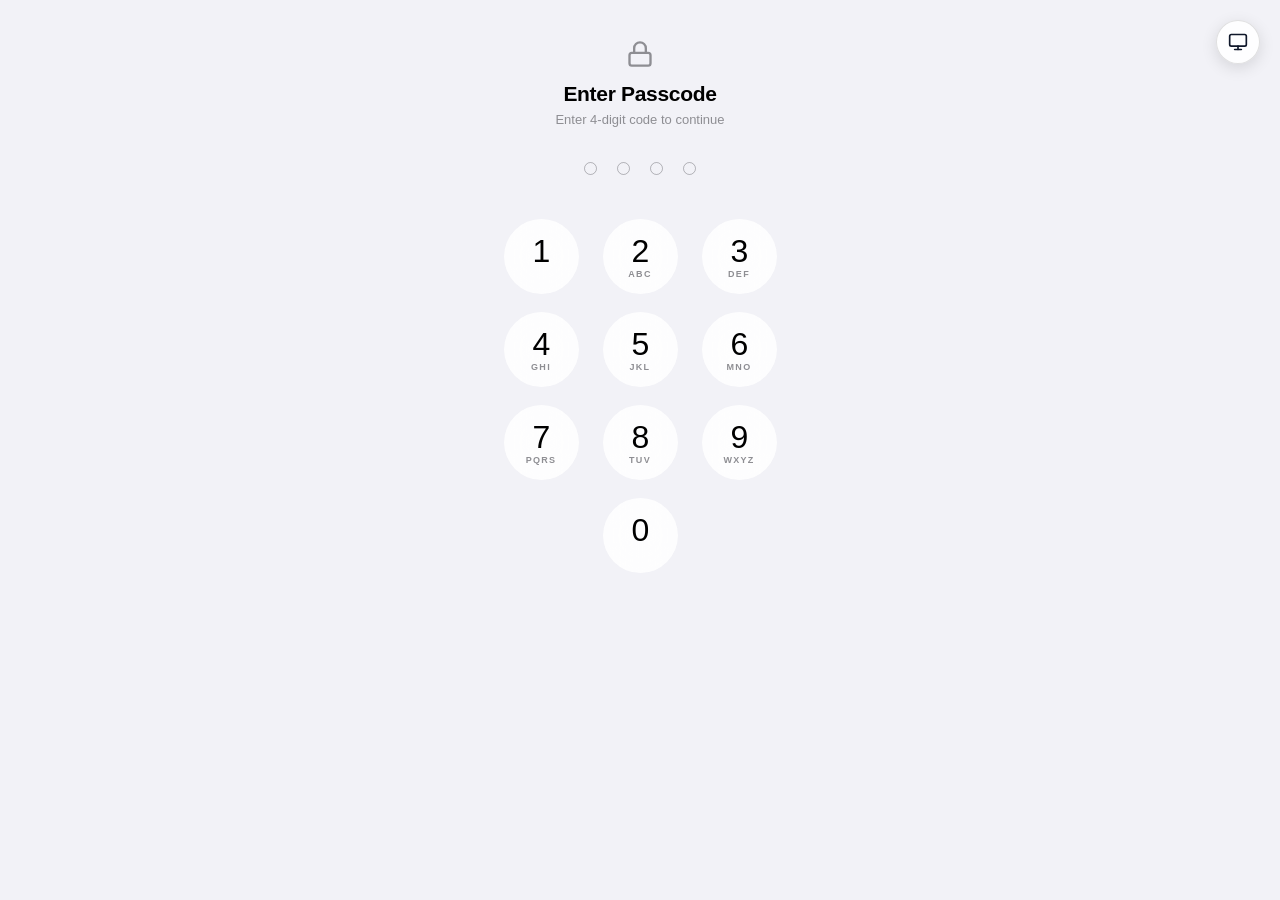
<file: pin.html>
<!DOCTYPE html>
<html lang="en">

<head>
    <meta charset="UTF-8">
    <meta name="viewport" content="width=device-width, initial-scale=1.0, maximum-scale=1.0, user-scalable=no">
    <meta name="apple-mobile-web-app-capable" content="yes">
    <meta name="apple-mobile-web-app-status-bar-style" content="black-translucent">
    <title>Enter Passcode</title>

    <!-- Centralized Theme Manager & Floating Drop-up Switcher -->
    <script>
        (function() {
            const script = document.createElement('script');
            script.src = window.location.protocol === 'file:' ? 'js/theme.js' : '/js/theme.js';
            document.head.appendChild(script);
        })();
    </script>

    <style>
        * {
            box-sizing: border-box;
            margin: 0;
            padding: 0;
            -webkit-tap-highlight-color: transparent;
        }

        :root {
            --font-system: -apple-system, BlinkMacSystemFont, "SF Pro Text", "SF Pro Display", "Segoe UI", Roboto, Helvetica, Arial, sans-serif;
            --bg-page: #f2f2f7;
            --text-title: #000000;
            --text-subtitle: #8e8e93;
            --text-error: #ff3b30;
            --dot-border: rgba(60, 60, 67, 0.35);
            --dot-fill: #000000;
            --key-bg: rgba(255, 255, 255, 0.85);
            --key-bg-active: rgba(200, 200, 205, 0.85);
            --key-text: #000000;
            --key-subtext: #8e8e93;
            --action-color: #007aff;
            color-scheme: light;
        }

        [data-theme="dark"] {
            --bg-page: #000000;
            --text-title: #ffffff;
            --text-subtitle: #8e8e93;
            --text-error: #ff453a;
            --dot-border: rgba(235, 235, 245, 0.35);
            --dot-fill: #ffffff;
            --key-bg: rgba(255, 255, 255, 0.12);
            --key-bg-active: rgba(255, 255, 255, 0.28);
            --key-text: #ffffff;
            --key-subtext: rgba(235, 235, 245, 0.55);
            --action-color: #0a84ff;
            color-scheme: dark;
        }

        body {
            font-family: var(--font-system);
            background-color: var(--bg-page);
            color: var(--text-title);
            min-height: 100vh;
            min-height: -webkit-fill-available;
            display: flex;
            flex-direction: column;
            align-items: center;
            justify-content: space-between;
            padding: max(40px, env(safe-area-inset-top, 40px)) 20px max(40px, env(safe-area-inset-bottom, 40px));
            user-select: none;
            -webkit-user-select: none;
            overflow: hidden;
            transition: background-color 0.25s ease, color 0.25s ease;
        }

        .passcode-container {
            width: 100%;
            max-width: 320px;
            display: flex;
            flex-direction: column;
            align-items: center;
            margin-top: auto;
            margin-bottom: auto;
        }

        /* Top Header & Lock Icon */
        .lock-icon-wrapper {
            margin-bottom: 14px;
            color: var(--text-subtitle);
            display: flex;
            align-items: center;
            justify-content: center;
            transition: color 0.2s ease, transform 0.2s ease;
        }

        .lock-icon-wrapper svg {
            width: 28px;
            height: 28px;
        }

        .passcode-title {
            font-size: 21px;
            font-weight: 600;
            letter-spacing: -0.015em;
            margin-bottom: 6px;
            color: var(--text-title);
            text-align: center;
            transition: color 0.2s ease;
        }

        .passcode-subtitle {
            font-size: 13px;
            font-weight: 400;
            color: var(--text-subtitle);
            text-align: center;
            min-height: 18px;
            transition: color 0.2s ease;
        }

        .passcode-subtitle.error {
            color: var(--text-error);
            font-weight: 500;
        }

        /* The 4 Passcode Dots */
        .dots-row {
            display: flex;
            align-items: center;
            justify-content: center;
            gap: 20px;
            margin: 32px 0 44px;
        }

        .dot {
            width: 13px;
            height: 13px;
            border-radius: 50%;
            border: 1.5px solid var(--dot-border);
            background: transparent;
            transition: all 0.16s cubic-bezier(0.4, 0, 0.2, 1);
        }

        .dot.filled {
            background-color: var(--dot-fill);
            border-color: var(--dot-fill);
            transform: scale(1.15);
        }

        /* iOS Lockscreen Shake on Error */
        .dots-row.shake {
            animation: iosShake 0.45s cubic-bezier(0.36, 0.07, 0.19, 0.97) both;
        }

        @keyframes iosShake {
            0%, 100% { transform: translateX(0); }
            15% { transform: translateX(-14px); }
            30% { transform: translateX(12px); }
            45% { transform: translateX(-10px); }
            60% { transform: translateX(8px); }
            75% { transform: translateX(-4px); }
            90% { transform: translateX(2px); }
        }

        /* Apple HIG Numeric Keypad Grid */
        .keypad {
            display: grid;
            grid-template-columns: repeat(3, 75px);
            grid-gap: 18px 24px;
            justify-content: center;
            align-items: center;
        }

        .key {
            width: 75px;
            height: 75px;
            border-radius: 50%;
            background-color: var(--key-bg);
            border: none;
            display: flex;
            flex-direction: column;
            align-items: center;
            justify-content: center;
            cursor: pointer;
            outline: none;
            position: relative;
            transition: background-color 0.12s ease, transform 0.1s ease;
            backdrop-filter: blur(25px);
            -webkit-backdrop-filter: blur(25px);
        }

        .key:active {
            background-color: var(--key-bg-active);
            transform: scale(0.96);
        }

        .key-num {
            font-size: 32px;
            line-height: 1;
            font-weight: 400;
            color: var(--key-text);
            letter-spacing: -0.02em;
        }

        .key-letters {
            font-size: 9px;
            line-height: 1;
            font-weight: 600;
            letter-spacing: 0.14em;
            color: var(--key-subtext);
            text-transform: uppercase;
            margin-top: 3px;
        }

        /* Keypad Action Slots (Cancel / Delete) */
        .key-action {
            width: 75px;
            height: 75px;
            background: transparent;
            border: none;
            display: flex;
            align-items: center;
            justify-content: center;
            cursor: pointer;
            outline: none;
            font-size: 15px;
            font-weight: 500;
            color: var(--text-title);
            transition: opacity 0.15s ease;
            opacity: 0;
            pointer-events: none;
        }

        .key-action.visible {
            opacity: 1;
            pointer-events: auto;
        }

        .key-action:active {
            opacity: 0.5;
        }
    </style>
</head>

<body>

    <div class="passcode-container">
        <!-- Padlock Icon -->
        <div class="lock-icon-wrapper" id="lockIcon">
            <svg viewBox="0 0 24 24" fill="none" stroke="currentColor" stroke-width="2" stroke-linecap="round" stroke-linejoin="round">
                <rect x="3" y="11" width="18" height="11" rx="2" ry="2"></rect>
                <path d="M7 11V7a5 5 0 0 1 10 0v4"></path>
            </svg>
        </div>

        <h1 class="passcode-title">Enter Passcode</h1>
        <p class="passcode-subtitle" id="feedbackText">Enter 4-digit code to continue</p>

        <!-- Passcode Dots -->
        <div class="dots-row" id="dotsContainer">
            <div class="dot" data-index="0"></div>
            <div class="dot" data-index="1"></div>
            <div class="dot" data-index="2"></div>
            <div class="dot" data-index="3"></div>
        </div>

        <!-- Apple HIG Numeric Keypad -->
        <div class="keypad">
            <button type="button" class="key" data-key="1">
                <span class="key-num">1</span>
                <span class="key-letters">&nbsp;</span>
            </button>
            <button type="button" class="key" data-key="2">
                <span class="key-num">2</span>
                <span class="key-letters">ABC</span>
            </button>
            <button type="button" class="key" data-key="3">
                <span class="key-num">3</span>
                <span class="key-letters">DEF</span>
            </button>

            <button type="button" class="key" data-key="4">
                <span class="key-num">4</span>
                <span class="key-letters">GHI</span>
            </button>
            <button type="button" class="key" data-key="5">
                <span class="key-num">5</span>
                <span class="key-letters">JKL</span>
            </button>
            <button type="button" class="key" data-key="6">
                <span class="key-num">6</span>
                <span class="key-letters">MNO</span>
            </button>

            <button type="button" class="key" data-key="7">
                <span class="key-num">7</span>
                <span class="key-letters">PQRS</span>
            </button>
            <button type="button" class="key" data-key="8">
                <span class="key-num">8</span>
                <span class="key-letters">TUV</span>
            </button>
            <button type="button" class="key" data-key="9">
                <span class="key-num">9</span>
                <span class="key-letters">WXYZ</span>
            </button>

            <!-- Bottom Row: Blank, 0, Delete -->
            <div class="key-action"></div>
            <button type="button" class="key" data-key="0">
                <span class="key-num">0</span>
                <span class="key-letters">&nbsp;</span>
            </button>
            <button type="button" class="key-action" id="deleteBtn" aria-label="Delete digit">Delete</button>
        </div>
    </div>

    <script>
        // Passcode Logic & State
        let currentPin = '';
        const MAX_DIGITS = 4;
        let isProcessing = false;

        const dots = document.querySelectorAll('.dot');
        const dotsContainer = document.getElementById('dotsContainer');
        const deleteBtn = document.getElementById('deleteBtn');
        const feedbackText = document.getElementById('feedbackText');
        const lockIcon = document.getElementById('lockIcon');

        // Haptic feedback for touch devices (iOS/Android)
        function triggerHaptic(type = 'light') {
            if (navigator.vibrate) {
                if (type === 'error') {
                    navigator.vibrate([40, 60, 40]);
                } else {
                    navigator.vibrate(12);
                }
            }
        }

        function updateDots() {
            dots.forEach((dot, idx) => {
                dot.classList.toggle('filled', idx < currentPin.length);
            });
            deleteBtn.classList.toggle('visible', currentPin.length > 0);
        }

        function addDigit(digit) {
            if (isProcessing || currentPin.length >= MAX_DIGITS) return;
            currentPin += digit;
            triggerHaptic('light');
            updateDots();

            if (currentPin.length === MAX_DIGITS) {
                handleSubmitPin(currentPin);
            }
        }

        function deleteDigit() {
            if (isProcessing || currentPin.length === 0) return;
            currentPin = currentPin.slice(0, -1);
            triggerHaptic('light');
            feedbackText.classList.remove('error');
            feedbackText.textContent = 'Enter 4-digit code to continue';
            updateDots();
        }

        function handlePinError(message = 'Incorrect passcode') {
            isProcessing = true;
            triggerHaptic('error');
            feedbackText.textContent = message;
            feedbackText.classList.add('error');
            dotsContainer.classList.add('shake');

            setTimeout(() => {
                dotsContainer.classList.remove('shake');
                currentPin = '';
                updateDots();
                isProcessing = false;
            }, 600);
        }

        // Submits the PIN to the Edge Gate or validates
        async function handleSubmitPin(pin) {
            isProcessing = true;
            feedbackText.classList.remove('error');
            feedbackText.textContent = 'Verifying...';

            try {
                // Cloudflare Worker Edge Gate endpoint
                const response = await fetch('/api/auth', {
                    method: 'POST',
                    headers: { 'Content-Type': 'application/json' },
                    body: JSON.stringify({ pin: pin })
                });

                if (response.ok) {
                    feedbackText.textContent = 'Unlocked!';
                    lockIcon.style.color = '#34c759'; // Apple success green
                    setTimeout(() => {
                        const urlParams = new URLSearchParams(window.location.search);
                        const redirectUrl = urlParams.get('redirect');
                        if (redirectUrl) {
                            window.location.href = redirectUrl;
                        } else {
                            window.location.reload();
                        }
                    }, 350);
                } else {
                    const data = await response.json().catch(() => ({}));
                    handlePinError(data.error || 'Incorrect passcode');
                }
            } catch (err) {
                // Fallback for standalone/local testing demo: accepts '1234'
                if (window.location.protocol === 'file:' && pin === '1234') {
                    feedbackText.textContent = 'Unlocked!';
                    lockIcon.style.color = '#34c759';
                    setTimeout(() => {
                        window.location.href = './index.html';
                    }, 400);
                } else {
                    handlePinError('Incorrect passcode');
                }
            }
        }

        // Keypad button listeners
        document.querySelectorAll('.key').forEach(button => {
            button.addEventListener('click', (e) => {
                e.preventDefault();
                addDigit(button.dataset.key);
            });
        });

        deleteBtn.addEventListener('click', (e) => {
            e.preventDefault();
            deleteDigit();
        });

        // Physical Keyboard listener (MacBook / Desktop)
        window.addEventListener('keydown', (e) => {
            if (/^[0-9]$/.test(e.key)) {
                addDigit(e.key);
            } else if (e.key === 'Backspace') {
                deleteDigit();
            } else if (e.key === 'Escape') {
                currentPin = '';
                updateDots();
            }
        });
    </script>
</body>

</html>
</file>
